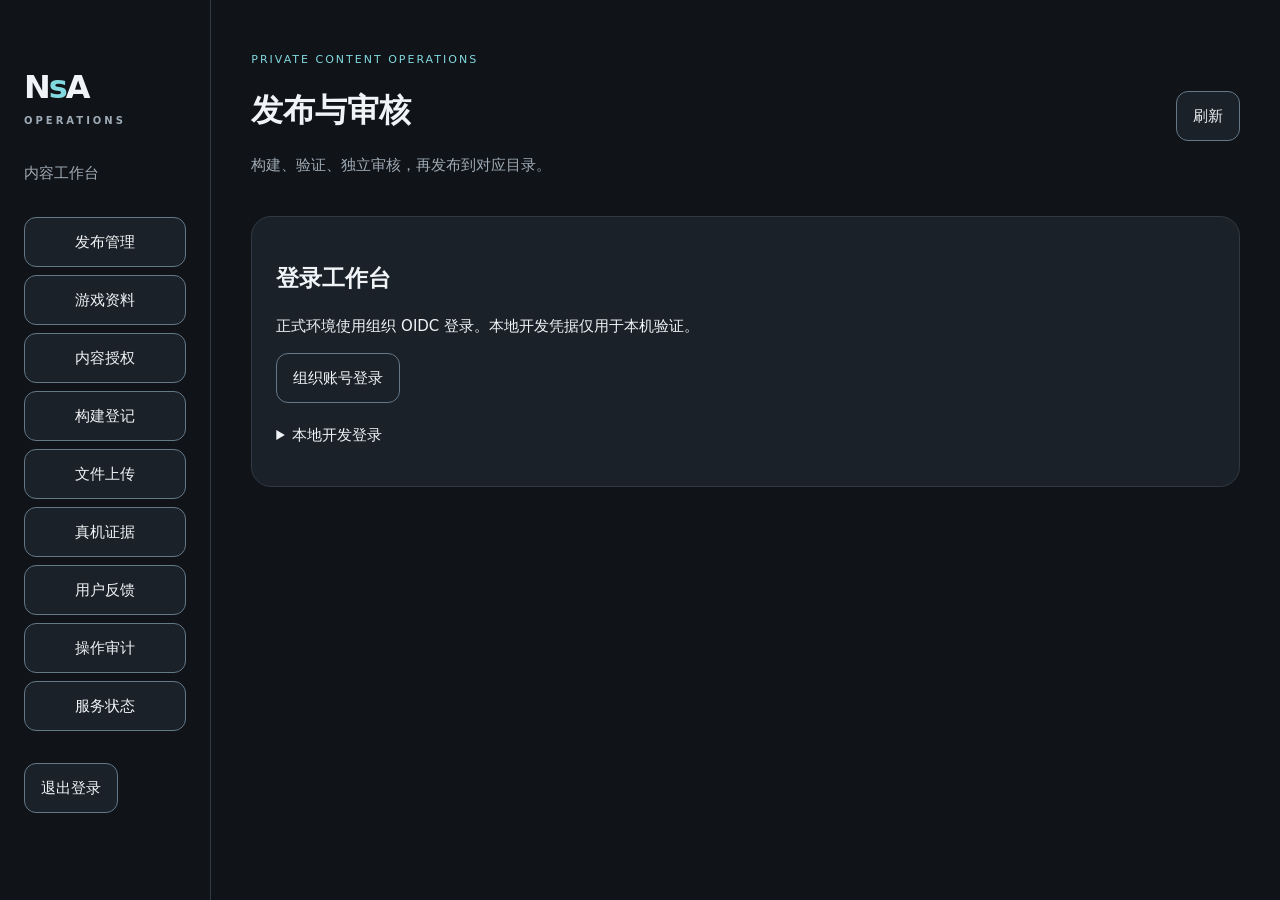
<file: services/admin/index.html>
<!doctype html><html lang="zh-CN"><head><meta charset="utf-8"><meta name="viewport" content="width=device-width,initial-scale=1"><meta name="color-scheme" content="dark"><title>NsA · 内容工作台</title><link rel="stylesheet" href="style.css"><script src="app.js" defer></script></head><body>
<aside><p class="brand">N<span>s</span>A <small>OPERATIONS</small></p><p class="muted">内容工作台</p><nav id="navigation"></nav><button id="logout">退出登录</button></aside>
<main><header><div><p class="eyebrow">PRIVATE CONTENT OPERATIONS</p><h1 id="title">发布与审核</h1><p class="muted">构建、验证、独立审核，再发布到对应目录。</p></div><button id="reload">刷新</button></header>
<section id="login"><h2>登录工作台</h2><p>正式环境使用组织 OIDC 登录。本地开发凭据仅用于本机验证。</p><button id="oidc">组织账号登录</button><details><summary>本地开发登录</summary><label>访问凭据<input id="token" type="password" autocomplete="off"></label><button id="connect">连接</button></details><p id="login-status" role="status"></p></section>
<section id="workspace" hidden><div class="toolbar"><p id="summary"></p><button id="new">新建记录</button></div><div id="items" class="items"></div><div class="pager"><button id="more">下一页</button></div></section>
<section id="editor" hidden><h2 id="editor-title">记录操作</h2><p id="editor-hint"></p><label>请求内容<textarea id="payload" spellcheck="false" rows="18"></textarea></label><div class="toolbar"><button id="submit">提交</button><button id="cancel">取消</button></div></section><pre id="status" role="status"></pre></main></body></html>
</file>
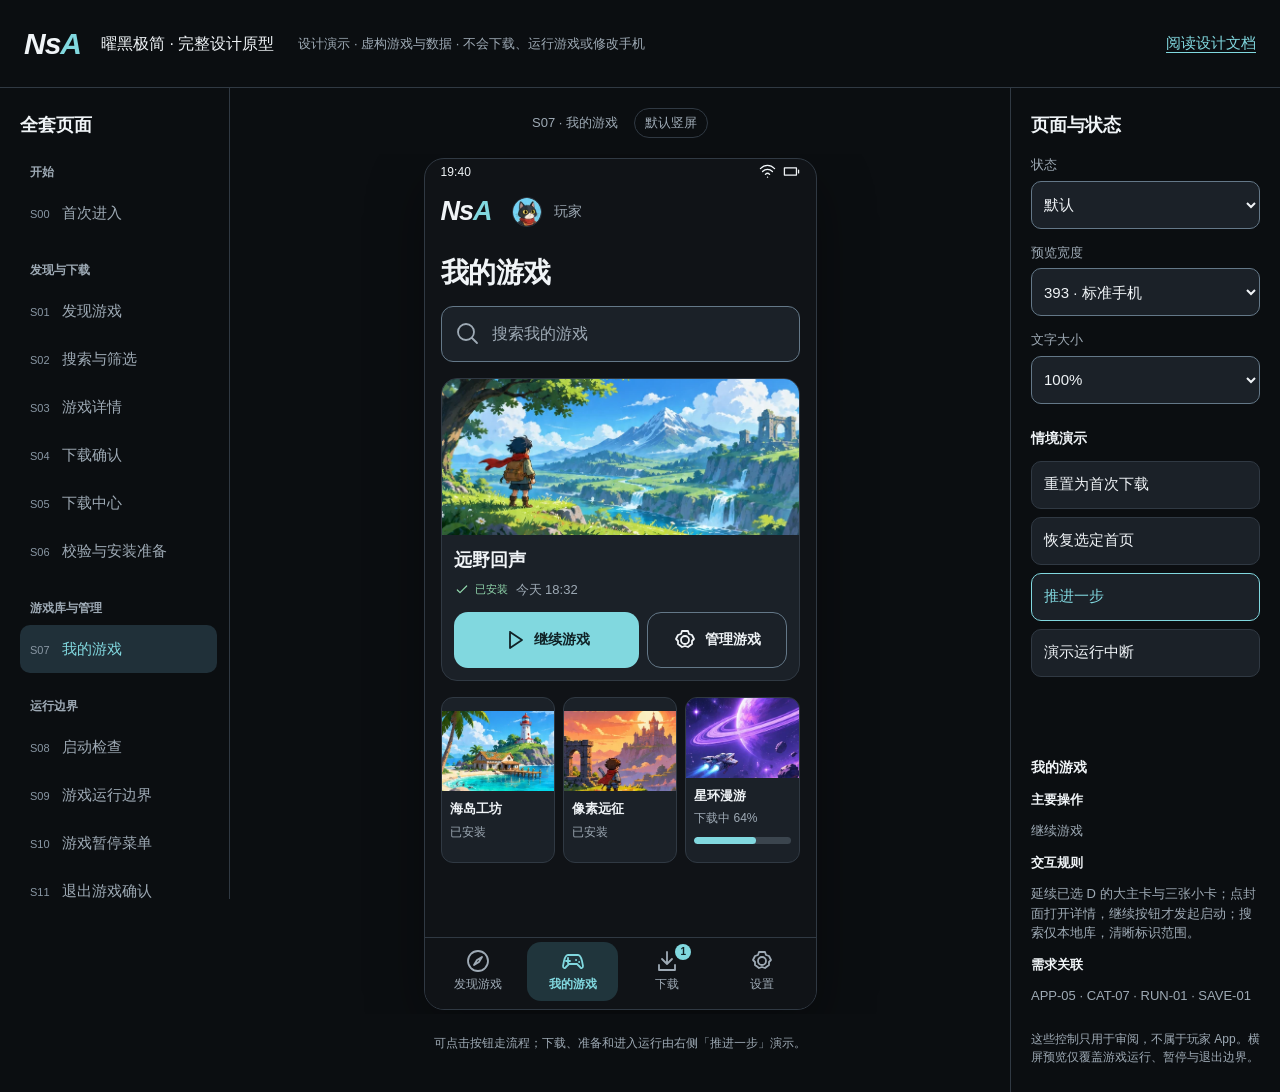
<file: docs/design/obsidian-portrait/prototype/index.html>
<!doctype html>
<html lang="zh-CN">
<head>
  <meta charset="utf-8">
  <meta name="viewport" content="width=device-width, initial-scale=1">
  <meta name="color-scheme" content="dark">
  <title>NsA · 曜黑极简完整设计原型</title>
  <link rel="stylesheet" href="styles.css">
  <script defer src="design-data.js"></script>
  <script defer src="app.js"></script>
</head>
<body>
  <a class="skip-link" href="#device">跳到页面预览</a>
  <header class="review-header">
    <div><span class="wordmark">Ns<span>A</span></span><span class="review-title">曜黑极简 · 完整设计原型</span></div>
    <p>设计演示 · 虚构游戏与数据 · 不会下载、运行游戏或修改手机</p>
    <a href="../README.md">阅读设计文档</a>
  </header>
  <div class="workbench">
    <aside class="catalogue" aria-label="页面目录"><h2>全套页面</h2><nav id="screen-list"></nav></aside>
    <main class="preview-stage" aria-label="设计预览">
      <div class="preview-caption"><span id="current-label"></span><span id="orientation-label"></span></div>
      <div class="device-wrap"><div id="device" class="device" tabindex="-1" aria-label="NsA 页面预览"></div></div>
      <p class="preview-note">可点击按钮走流程；下载、准备和进入运行由右侧「推进一步」演示。</p>
    </main>
    <aside class="inspector" aria-label="设计检查">
      <h2>页面与状态</h2>
      <label for="variant-select">状态</label><select id="variant-select"></select>
      <label for="viewport-select">预览宽度</label><select id="viewport-select"><option value="393">393 · 标准手机</option><option value="360">360 · 小屏手机</option><option value="412">412 · 大屏手机</option><option value="600">600 · 平板窗口</option></select>
      <label for="font-select">文字大小</label><select id="font-select"><option value="1">100%</option><option value="1.3">130%</option><option value="2">200%</option></select>
      <h3>情境演示</h3>
      <button type="button" data-review="first">重置为首次下载</button>
      <button type="button" data-review="reference">恢复选定首页</button>
      <button type="button" data-review="advance" class="review-primary">推进一步</button>
      <button type="button" data-review="crash">演示运行中断</button>
      <div id="review-status" class="review-status" role="status" aria-live="polite"></div>
      <div id="screen-spec"></div>
      <p class="small">这些控制只用于审阅，不属于玩家 App。横屏预览仅覆盖游戏运行、暂停与退出边界。</p>
    </aside>
  </div>
</body>
</html>
</file>
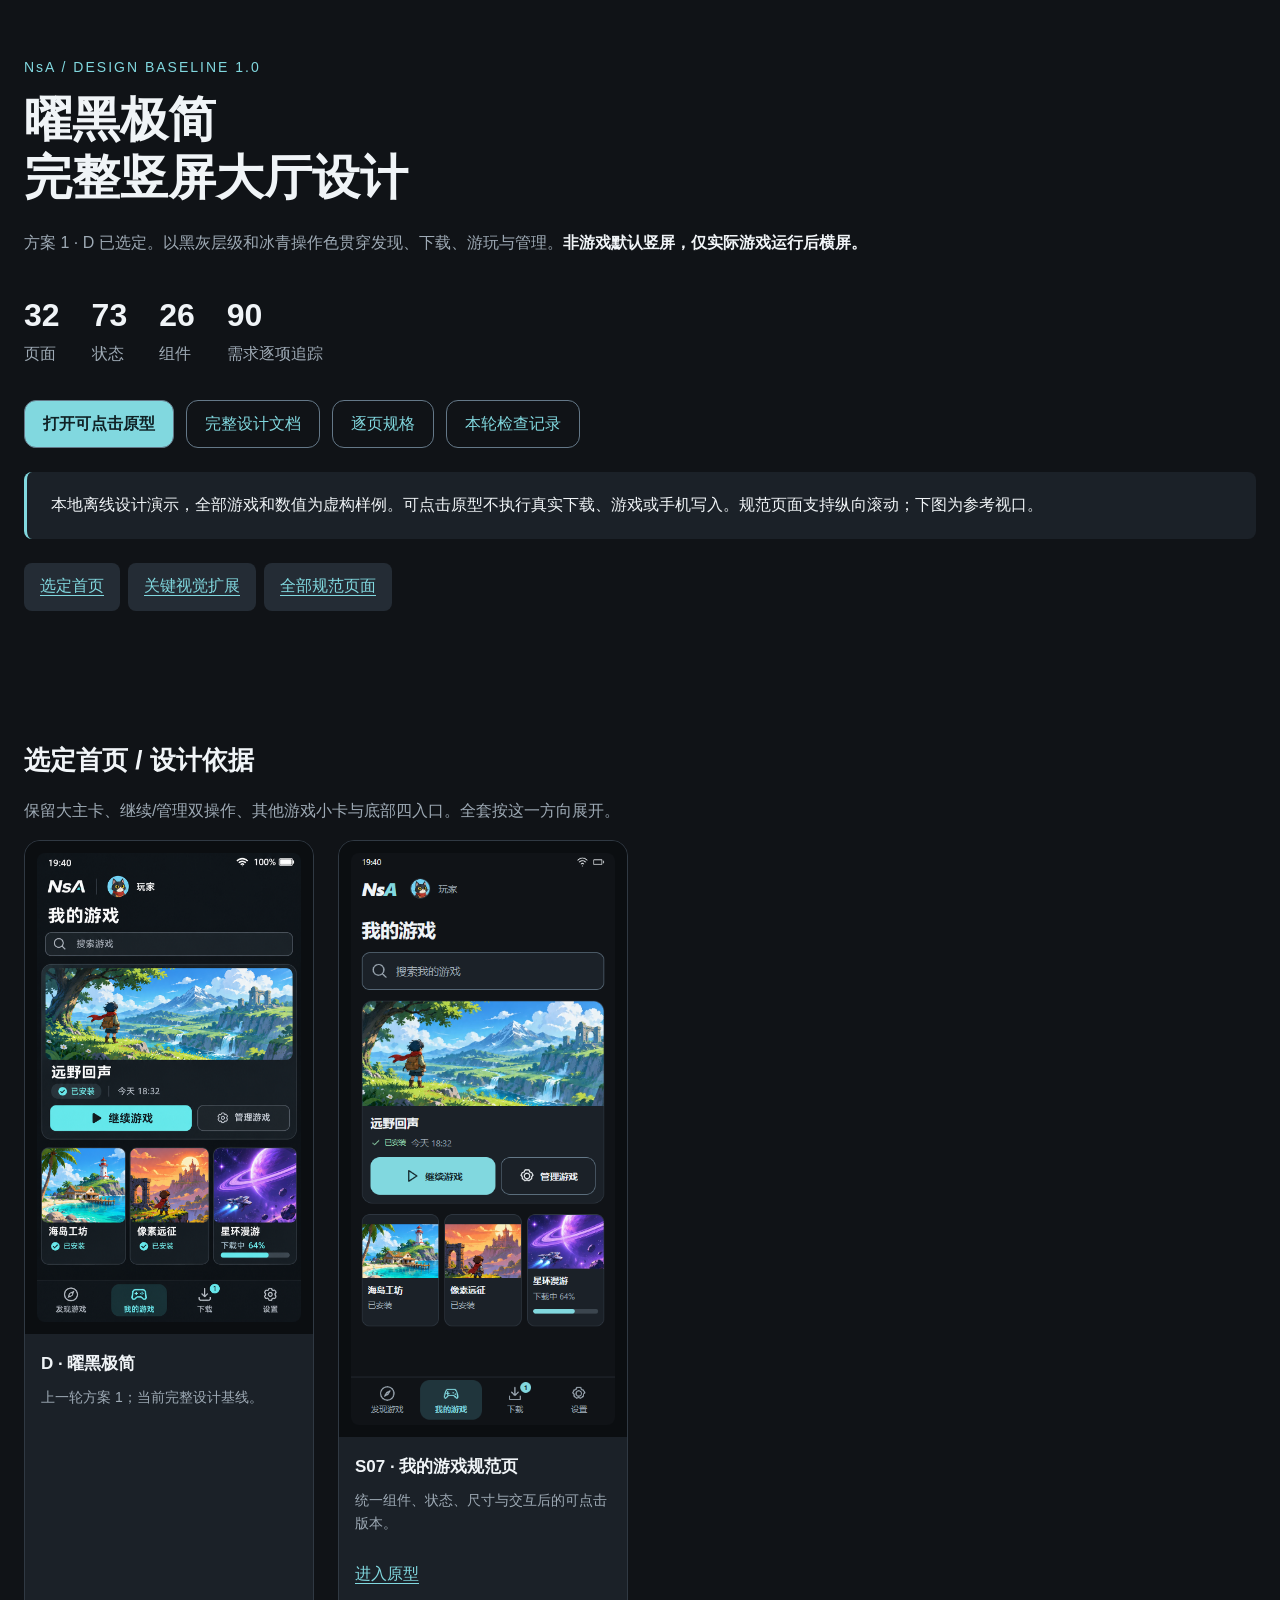
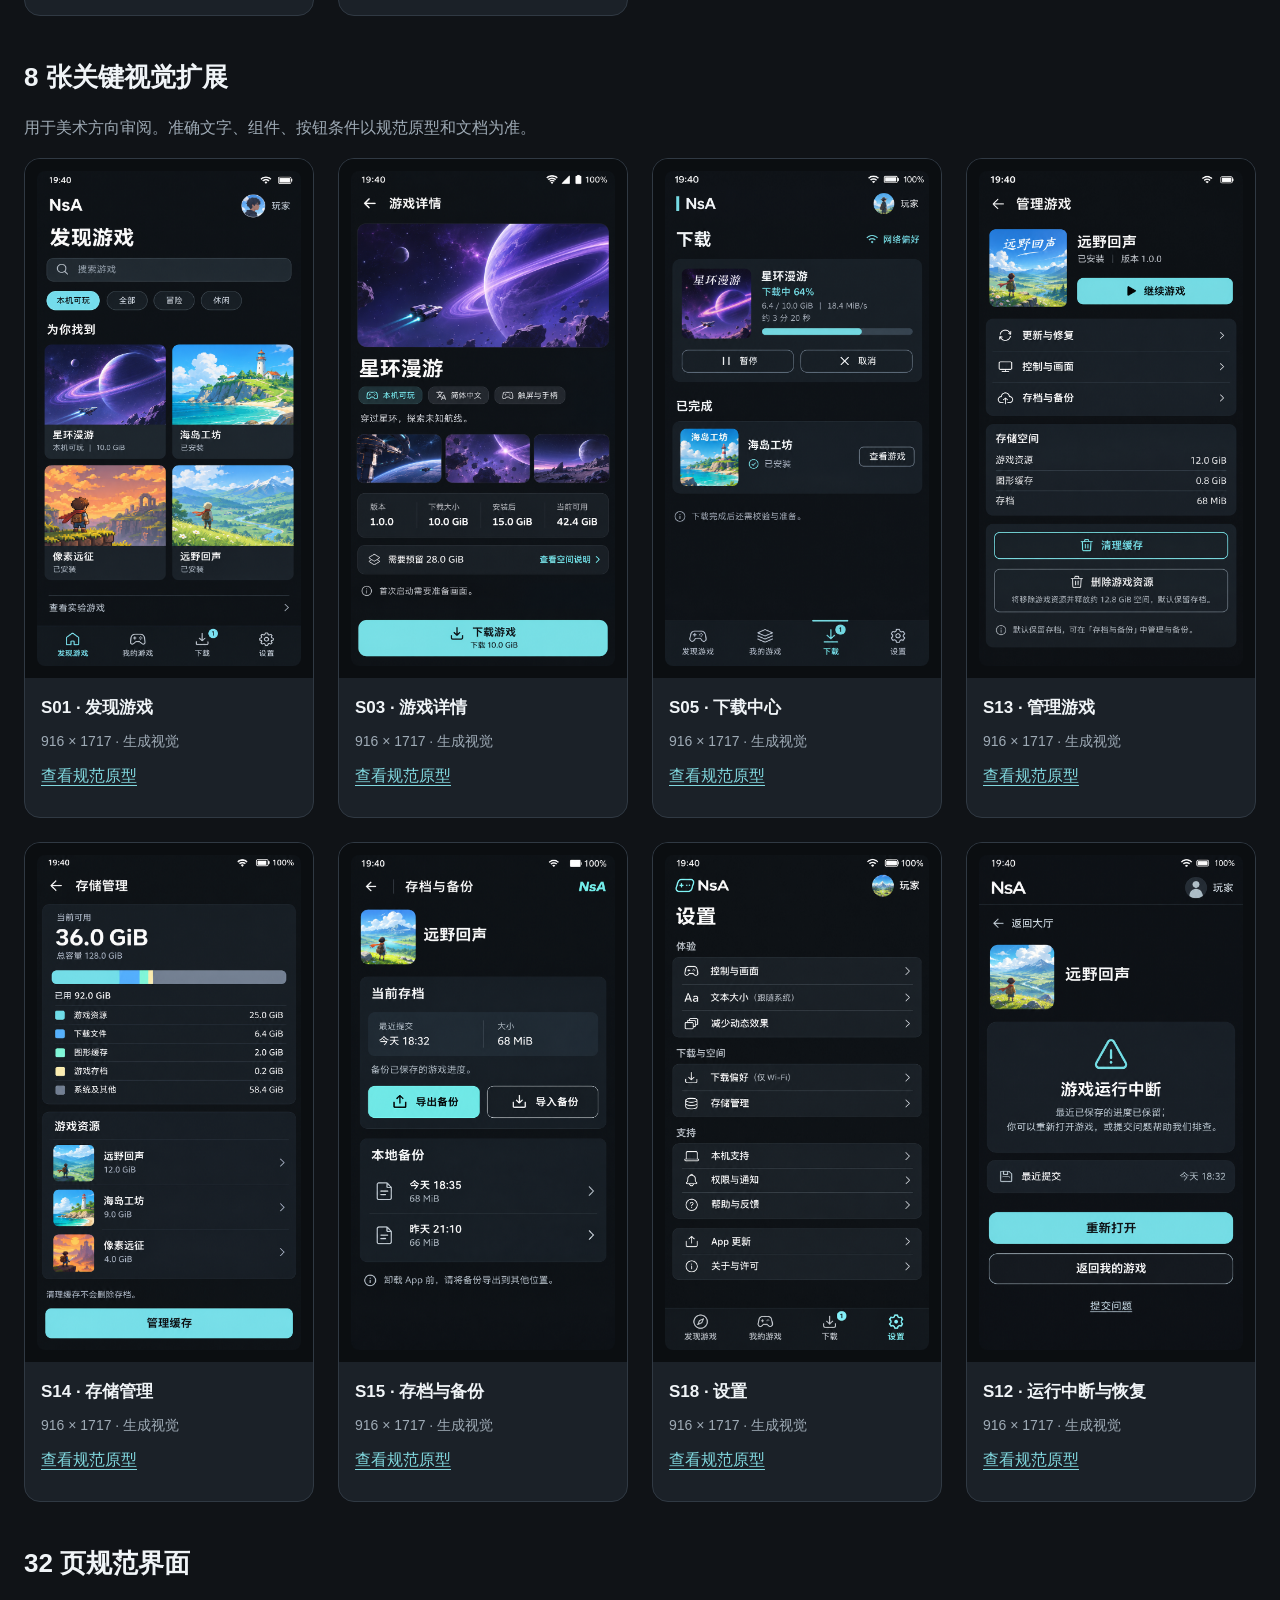
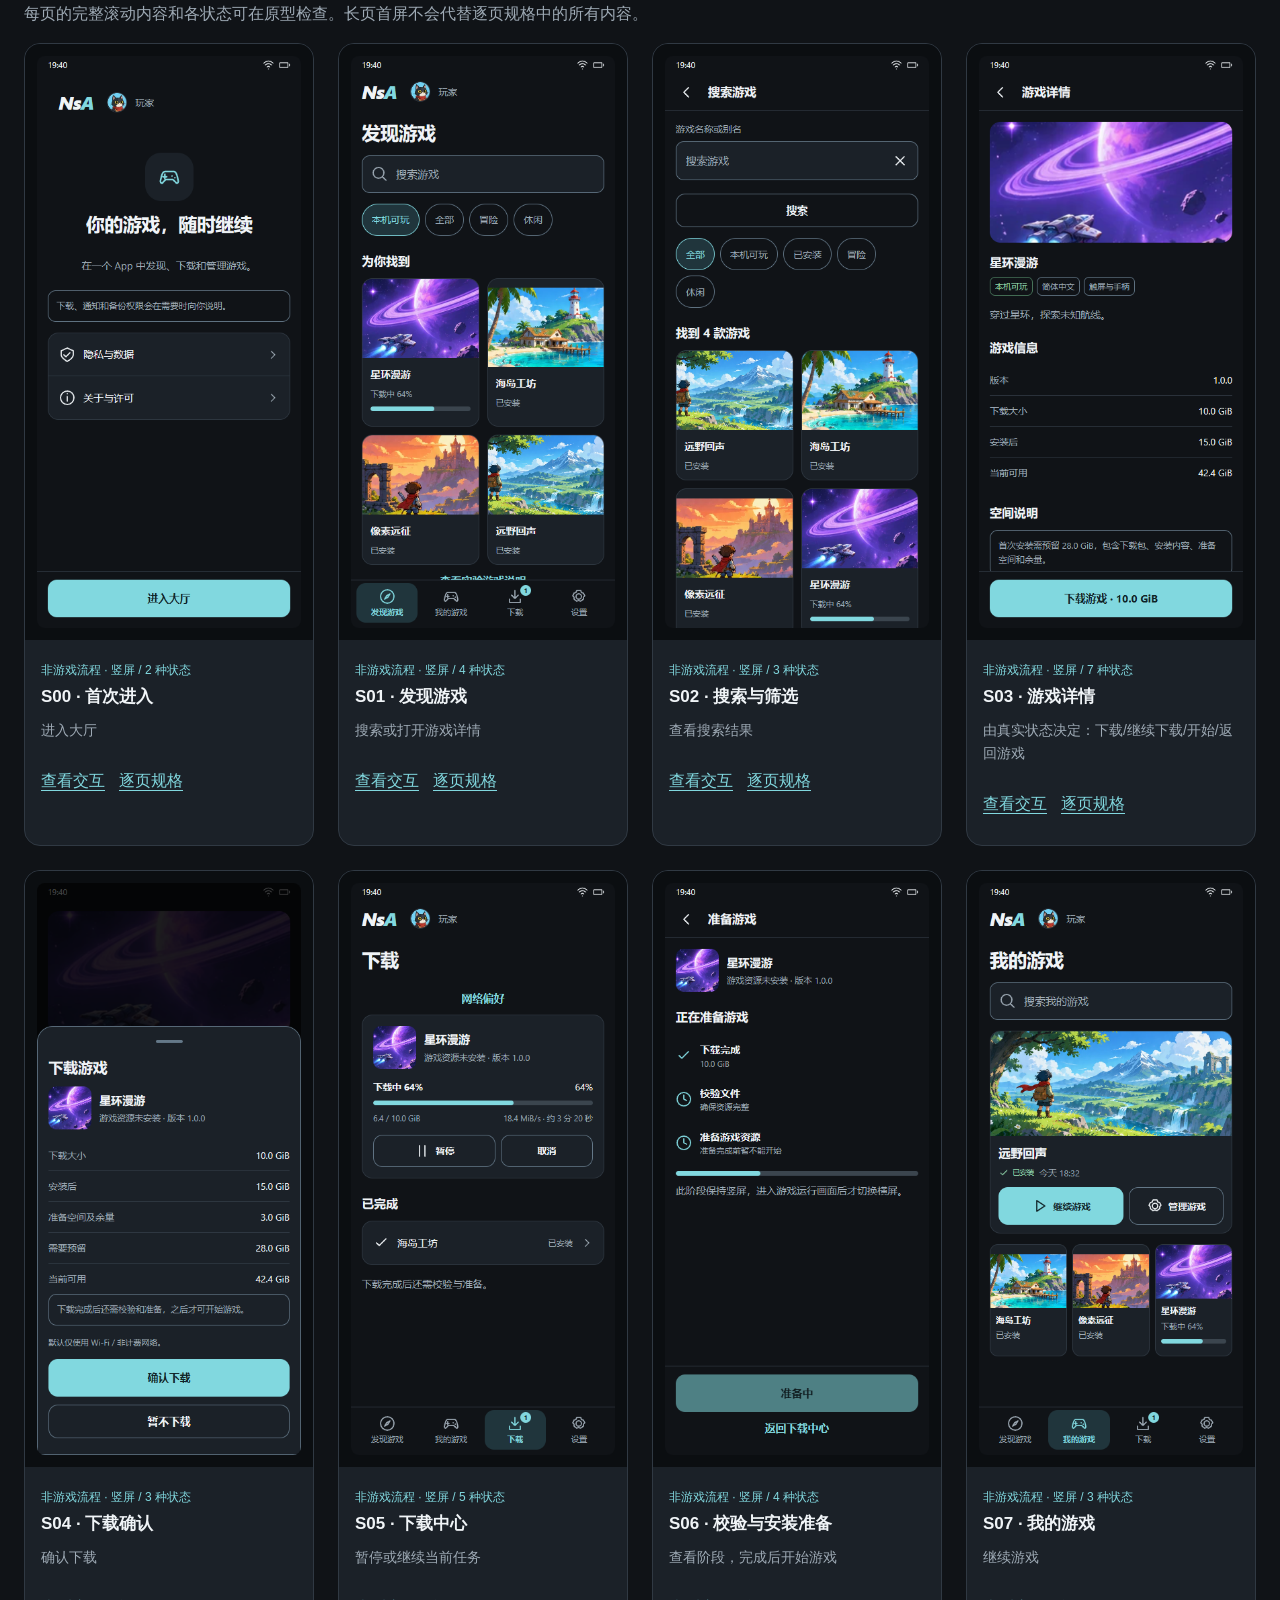
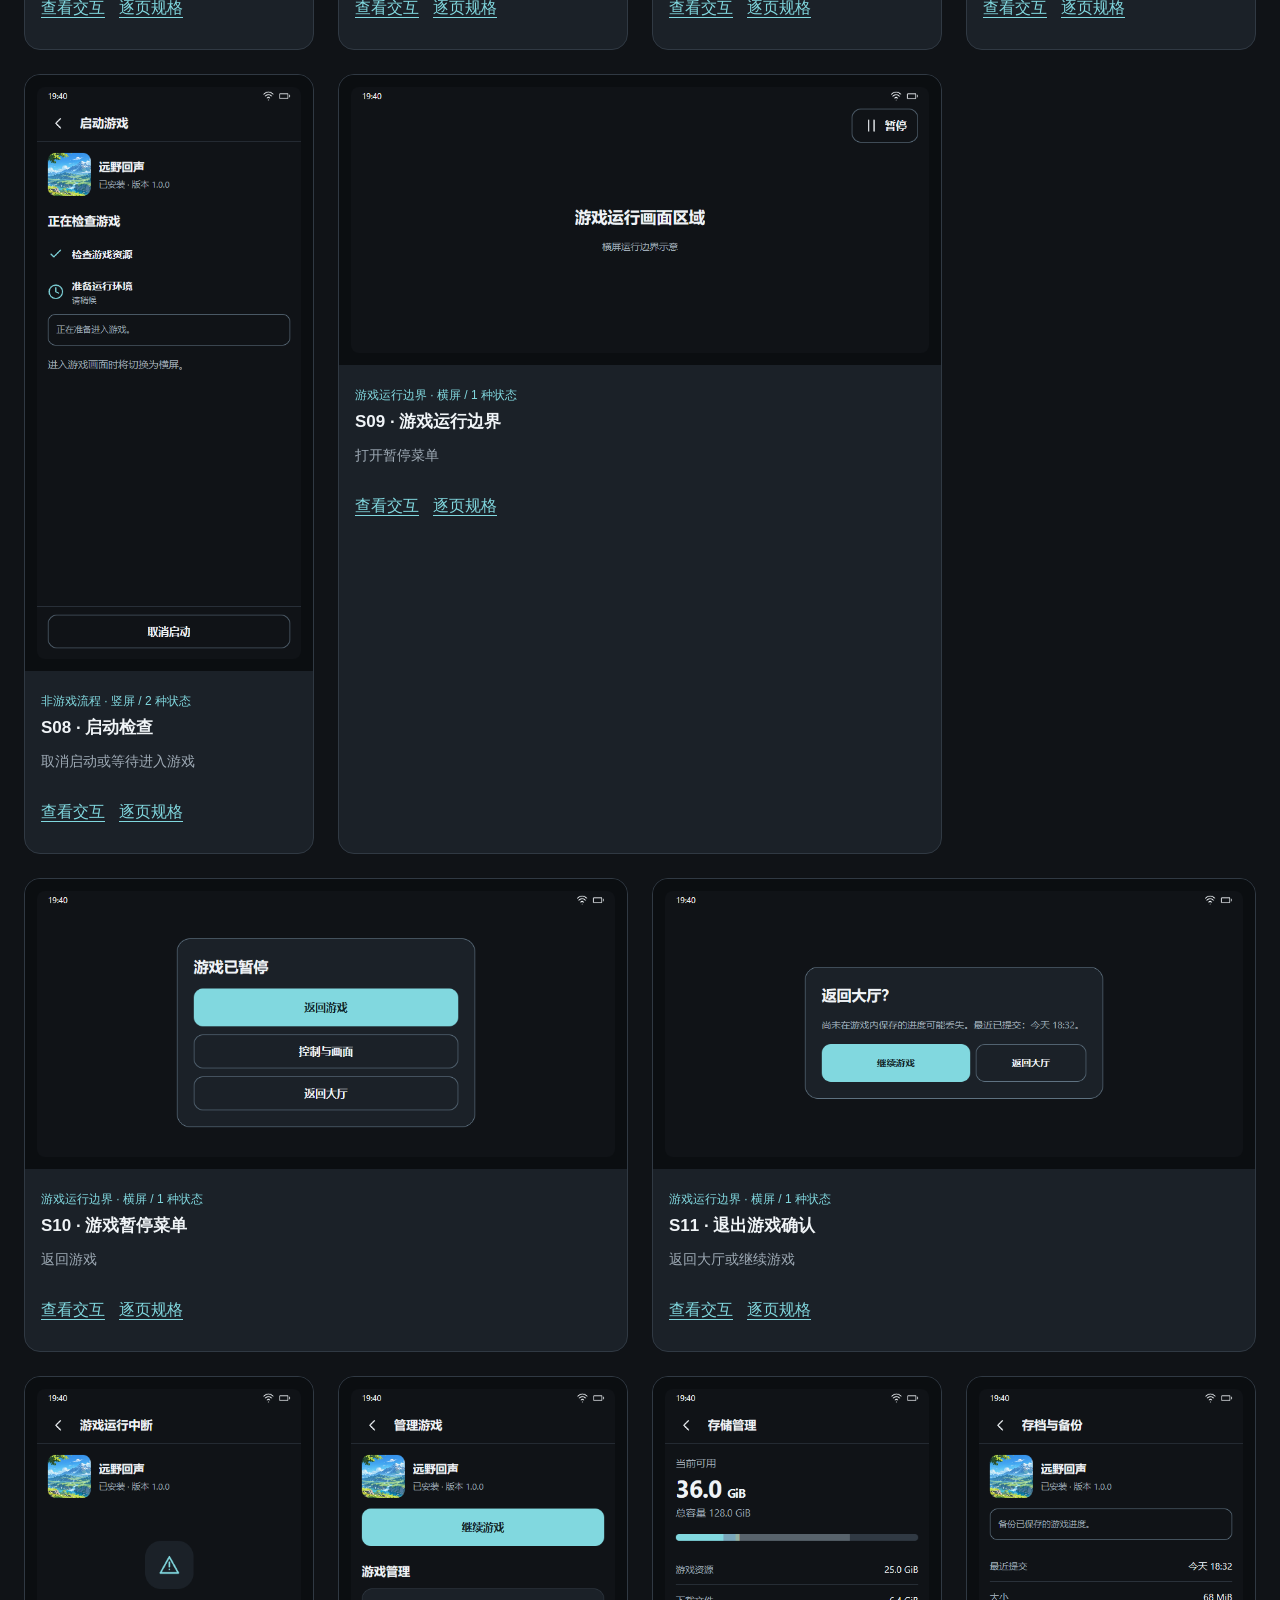
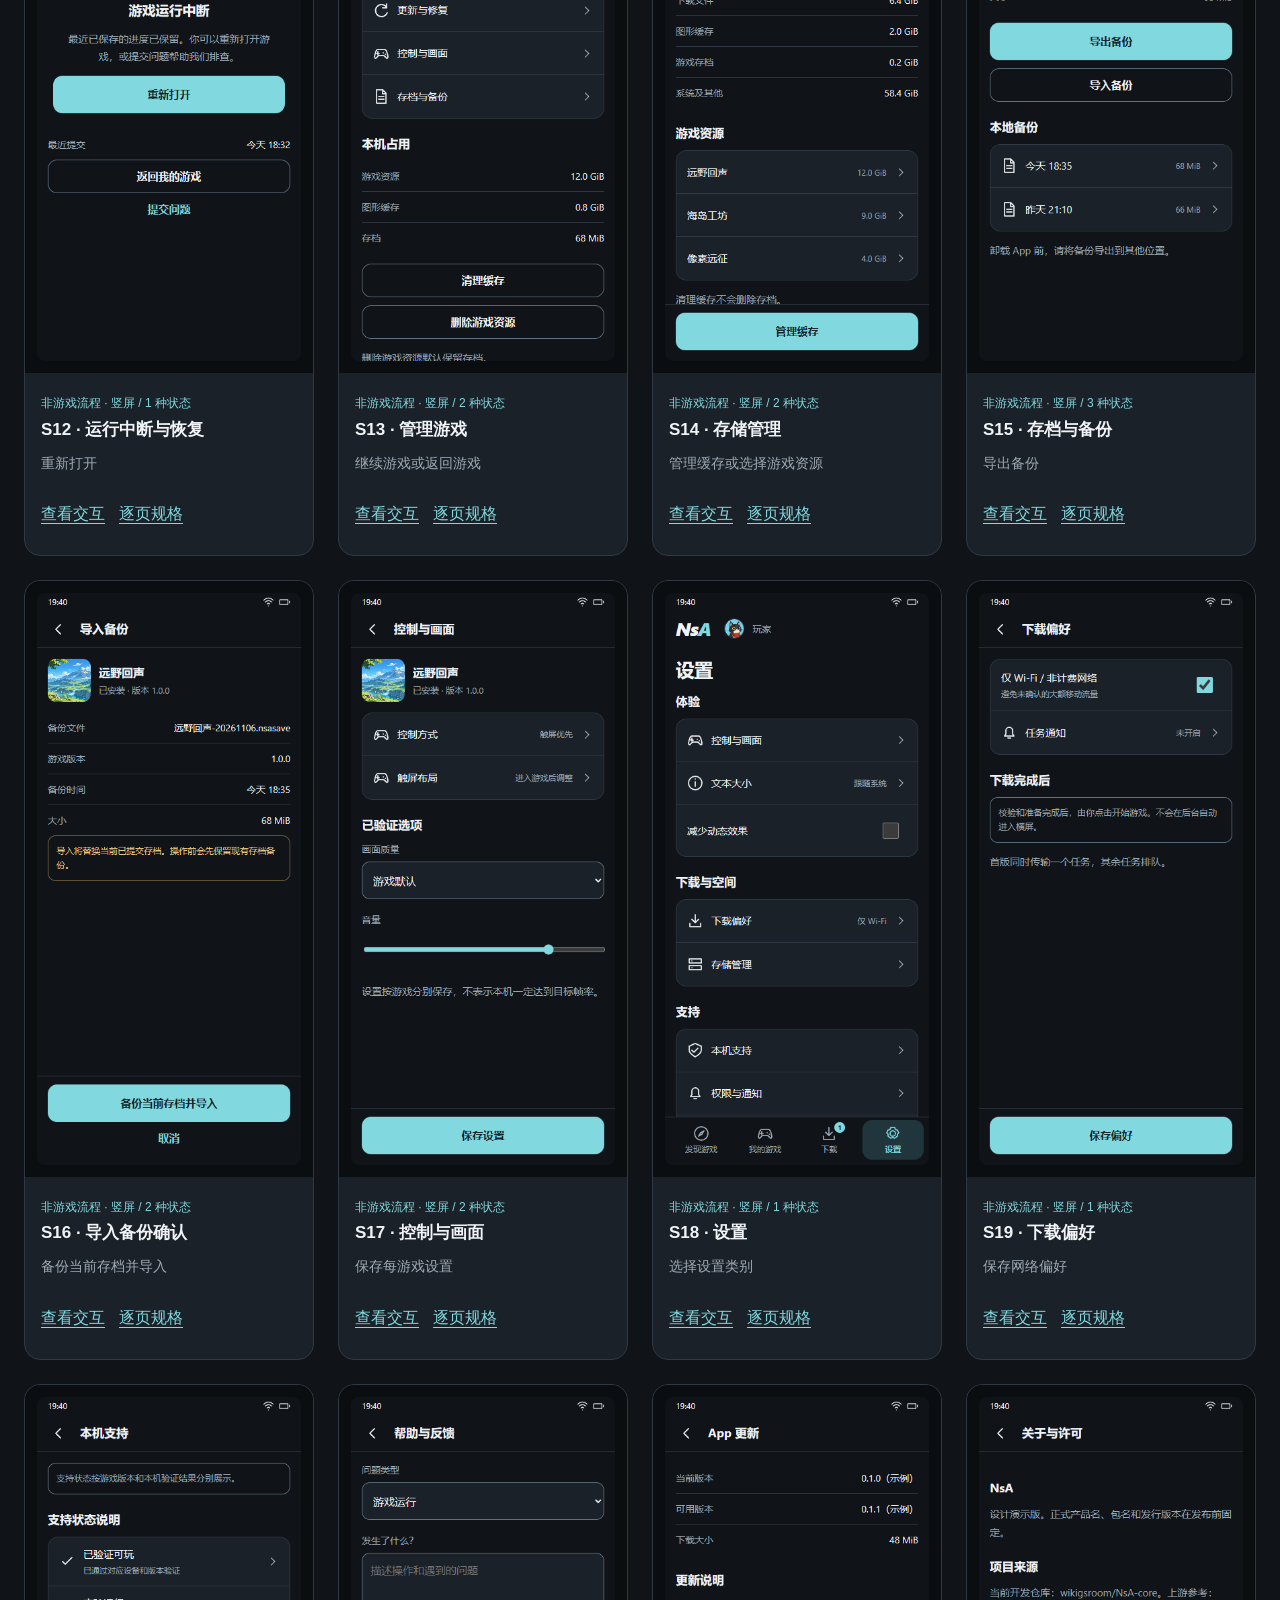
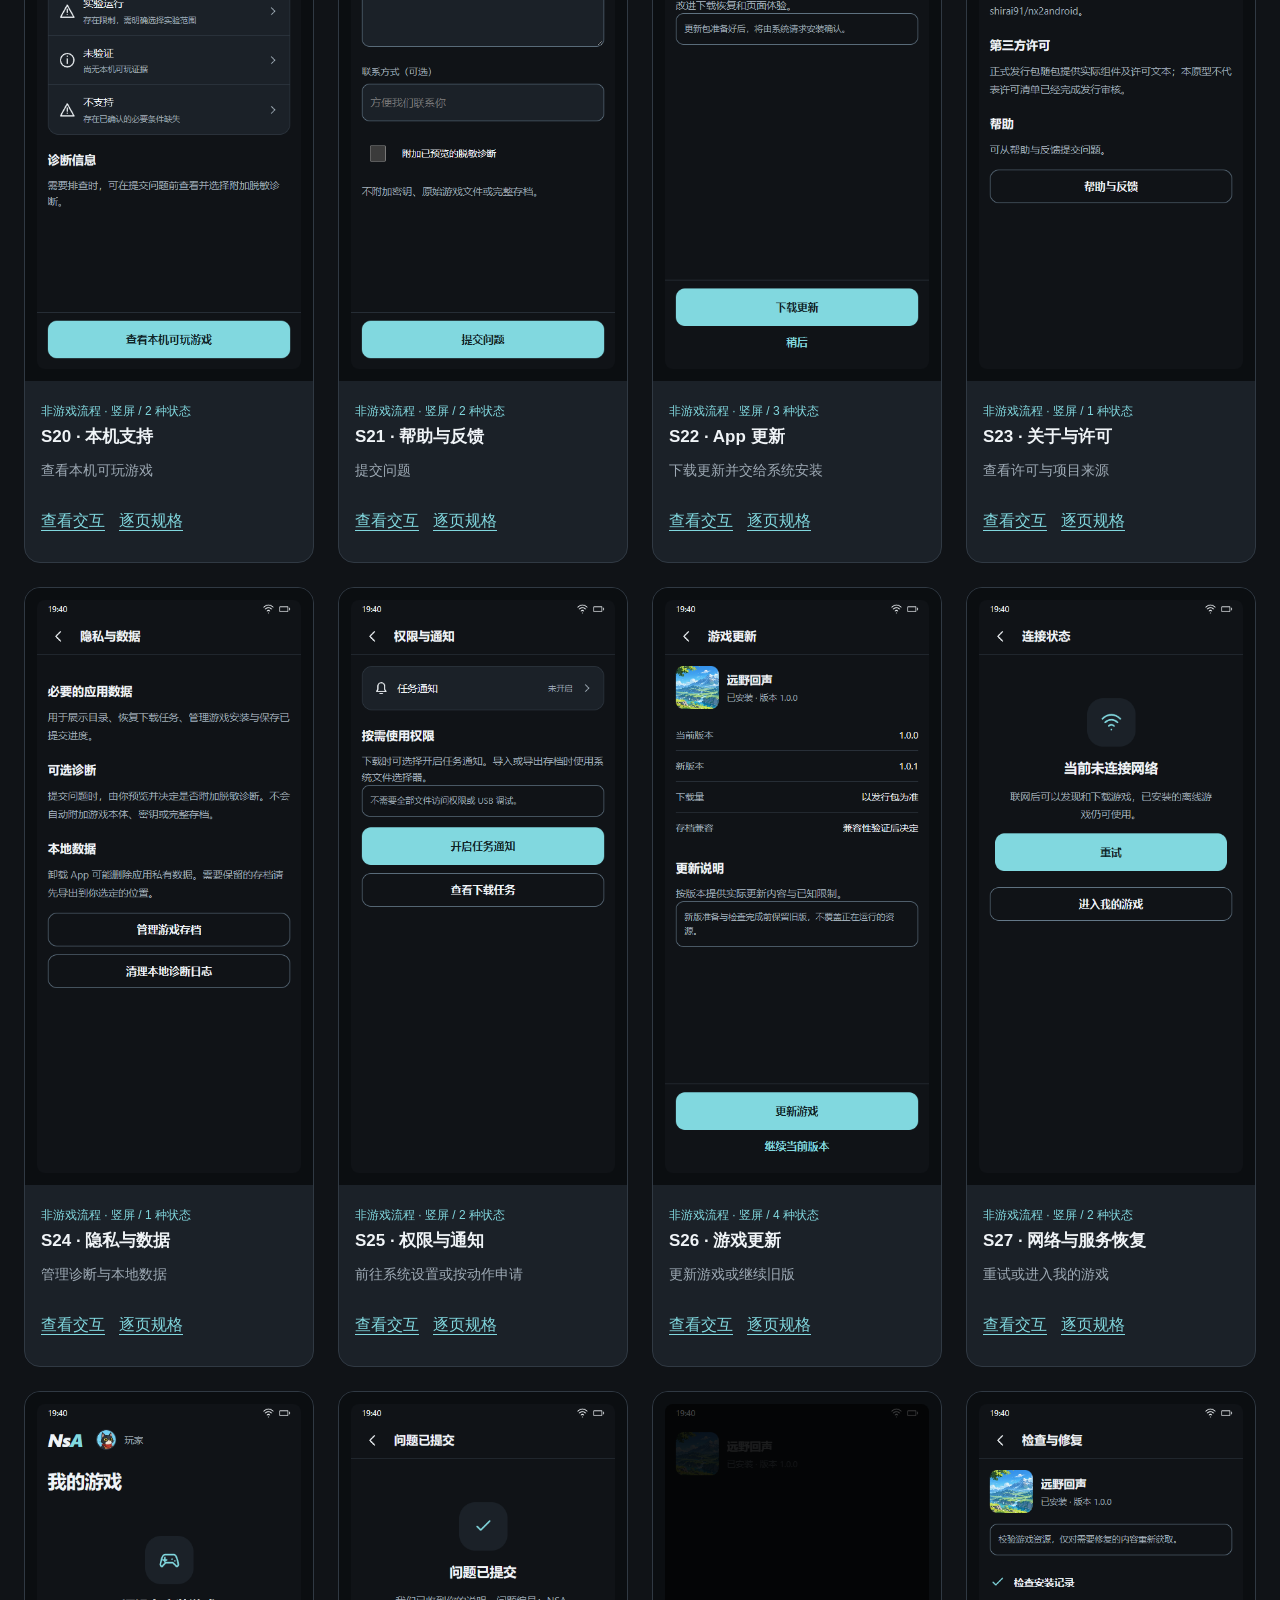
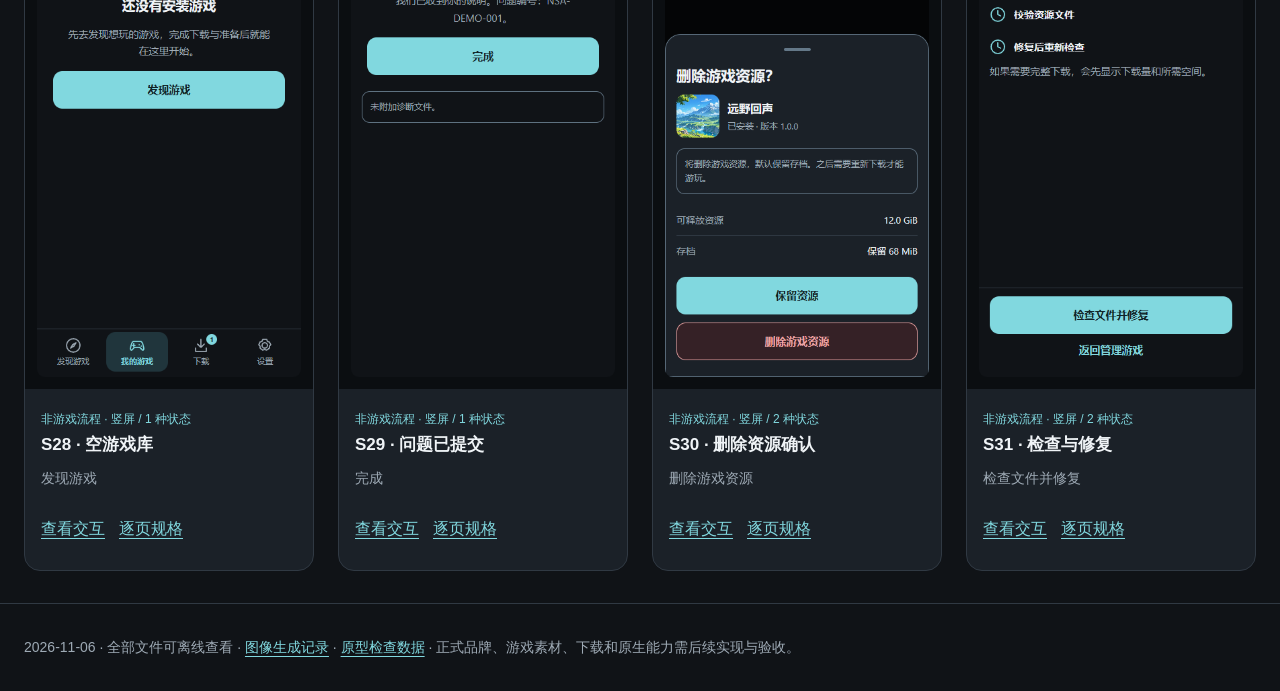
<file: docs/design/obsidian-portrait/gallery.html>
<!doctype html><html lang="zh-CN"><head><meta charset="utf-8"><meta name="viewport" content="width=device-width, initial-scale=1"><meta name="color-scheme" content="dark"><title>NsA · 曜黑极简全套设计图册</title><style>*{box-sizing:border-box}html{scroll-behavior:smooth;color-scheme:dark}body{margin:0;background:#101317;color:#f0f4f7;font:16px/1.65 "Segoe UI","Microsoft YaHei UI",sans-serif}a{color:#81d8df;text-underline-offset:4px}a:focus-visible{outline:3px solid #81d8df;outline-offset:4px}header,main,footer{max-width:1440px;margin:auto;padding:32px 24px}header{padding-top:56px}h1{font-size:clamp(28px,4vw,48px);line-height:1.2;margin:12px 0 24px}h2{margin:40px 0 16px;font-size:26px}p{color:#9eaab5;max-width:900px}strong{color:#f0f4f7}.kicker{color:#81d8df;font-size:14px;letter-spacing:2px}.links{display:flex;flex-wrap:wrap;gap:12px}.links>a{padding:10px 18px;min-height:48px;border:1px solid #647888;border-radius:12px;text-decoration:none}.links>a:first-child{background:#81d8df;color:#102226;font-weight:700}.metrics{display:flex;gap:32px;flex-wrap:wrap;margin:32px 0}.metrics span{color:#9eaab5}.metrics b{font-size:32px;display:block;color:#f0f4f7}.grid{display:grid;grid-template-columns:repeat(auto-fill,minmax(min(100%,260px),1fr));gap:24px}.card{margin:0;background:#1b2128;border:1px solid #303943;border-radius:16px;overflow:hidden}.shot{display:block;background:#0b0e11;padding:12px}.shot img{display:block;width:100%;height:auto;border-radius:8px}.caption{padding:16px}.caption h3{font-size:17px;margin:0 0 8px}.caption p{font-size:14px;margin:0 0 16px}.caption>a{display:inline-block;margin-right:14px;min-height:48px;padding:10px 0}.tag{font-size:12px;color:#81d8df}.landscape{grid-column:span 2}.visuals .caption p{margin:0}.note{background:#1b2128;border-left:3px solid #81d8df;padding:20px 24px;border-radius:8px;margin:24px 0}.toc{display:flex;flex-wrap:wrap;gap:8px;margin:24px 0}.toc a{display:inline-block;background:#242c35;padding:10px 16px;border-radius:8px;min-height:48px}footer{border-top:1px solid #303943;color:#9eaab5;font-size:14px}@media(max-width:700px){header,main,footer{padding:24px 16px}.landscape{grid-column:auto}.metrics{gap:20px}}@media(prefers-reduced-motion:reduce){html{scroll-behavior:auto}}@media print{body{background:white;color:black}.links,.toc{display:none}.grid{grid-template-columns:repeat(3,1fr)}.card{break-inside:avoid}.caption p, p{color:#333}}</style></head><body>
<header><div class="kicker">NsA / DESIGN BASELINE 1.0</div><h1>曜黑极简<br>完整竖屏大厅设计</h1><p>方案 1 · D 已选定。以黑灰层级和冰青操作色贯穿发现、下载、游玩与管理。<strong>非游戏默认竖屏，仅实际游戏运行后横屏。</strong></p><div class="metrics"><span><b>32</b>页面</span><span><b>73</b>状态</span><span><b>26</b>组件</span><span><b>90</b>需求逐项追踪</span></div><div class="links"><a href="prototype/index.html">打开可点击原型</a><a href="README.md">完整设计文档</a><a href="03-screen-specs.md">逐页规格</a><a href="10-review-report.md">本轮检查记录</a></div><div class="note">本地离线设计演示，全部游戏和数值为虚构样例。可点击原型不执行真实下载、游戏或手机写入。规范页面支持纵向滚动；下图为参考视口。</div><nav class="toc" aria-label="图册目录"><a href="#selected">选定首页</a><a href="#visuals">关键视觉扩展</a><a href="#screens">全部规范页面</a></nav></header><main>
<section id="selected"><h2>选定首页 / 设计依据</h2><p>保留大主卡、继续/管理双操作、其他游戏小卡与底部四入口。全套按这一方向展开。</p><div class="grid"><figure class="card"><a class="shot" href="../hall-options/single-home-round-2/images/D-obsidian-portrait.png"><img loading="lazy" src="../hall-options/single-home-round-2/images/D-obsidian-portrait.png" alt="用户选定的 D 曜黑极简原始竖屏首页"></a><figcaption class="caption"><h3>D · 曜黑极简</h3><p>上一轮方案 1；当前完整设计基线。</p></figcaption></figure><figure class="card"><a class="shot" href="prototype/index.html?screen=S07"><img loading="lazy" src="screens/S07-library.png" alt="S07 我的游戏规范页面"></a><figcaption class="caption"><h3>S07 · 我的游戏规范页</h3><p>统一组件、状态、尺寸与交互后的可点击版本。</p><a href="prototype/index.html?screen=S07">进入原型</a></figcaption></figure></div></section>
<section id="visuals" class="visuals"><h2>8 张关键视觉扩展</h2><p>用于美术方向审阅。准确文字、组件、按钮条件以规范原型和文档为准。</p><div class="grid">
<figure class="card"><a class="shot" href="visuals/S01-discover.png"><img loading="lazy" src="visuals/S01-discover.png" alt="发现游戏关键视觉单图"></a><figcaption class="caption"><h3>S01 · 发现游戏</h3><p>916 × 1717 · 生成视觉</p><a href="prototype/index.html?screen=S01">查看规范原型</a></figcaption></figure>
<figure class="card"><a class="shot" href="visuals/S03-detail.png"><img loading="lazy" src="visuals/S03-detail.png" alt="游戏详情关键视觉单图"></a><figcaption class="caption"><h3>S03 · 游戏详情</h3><p>916 × 1717 · 生成视觉</p><a href="prototype/index.html?screen=S03">查看规范原型</a></figcaption></figure>
<figure class="card"><a class="shot" href="visuals/S05-downloads.png"><img loading="lazy" src="visuals/S05-downloads.png" alt="下载中心关键视觉单图"></a><figcaption class="caption"><h3>S05 · 下载中心</h3><p>916 × 1717 · 生成视觉</p><a href="prototype/index.html?screen=S05">查看规范原型</a></figcaption></figure>
<figure class="card"><a class="shot" href="visuals/S13-manage.png"><img loading="lazy" src="visuals/S13-manage.png" alt="管理游戏关键视觉单图"></a><figcaption class="caption"><h3>S13 · 管理游戏</h3><p>916 × 1717 · 生成视觉</p><a href="prototype/index.html?screen=S13">查看规范原型</a></figcaption></figure>
<figure class="card"><a class="shot" href="visuals/S14-storage.png"><img loading="lazy" src="visuals/S14-storage.png" alt="存储管理关键视觉单图"></a><figcaption class="caption"><h3>S14 · 存储管理</h3><p>916 × 1717 · 生成视觉</p><a href="prototype/index.html?screen=S14">查看规范原型</a></figcaption></figure>
<figure class="card"><a class="shot" href="visuals/S15-saves.png"><img loading="lazy" src="visuals/S15-saves.png" alt="存档与备份关键视觉单图"></a><figcaption class="caption"><h3>S15 · 存档与备份</h3><p>916 × 1717 · 生成视觉</p><a href="prototype/index.html?screen=S15">查看规范原型</a></figcaption></figure>
<figure class="card"><a class="shot" href="visuals/S18-settings.png"><img loading="lazy" src="visuals/S18-settings.png" alt="设置关键视觉单图"></a><figcaption class="caption"><h3>S18 · 设置</h3><p>916 × 1717 · 生成视觉</p><a href="prototype/index.html?screen=S18">查看规范原型</a></figcaption></figure>
<figure class="card"><a class="shot" href="visuals/S12-run-error.png"><img loading="lazy" src="visuals/S12-run-error.png" alt="运行中断与恢复关键视觉单图"></a><figcaption class="caption"><h3>S12 · 运行中断与恢复</h3><p>916 × 1717 · 生成视觉</p><a href="prototype/index.html?screen=S12">查看规范原型</a></figcaption></figure>
</div></section><section id="screens"><h2>32 页规范界面</h2><p>每页的完整滚动内容和各状态可在原型检查。长页首屏不会代替逐页规格中的所有内容。</p><div class="grid">
<figure class="card"><a class="shot" href="screens/S00-welcome.png"><img loading="lazy" src="screens/S00-welcome.png" alt="S00 首次进入规范页面"></a><figcaption class="caption"><span class="tag">非游戏流程 · 竖屏 / 2 种状态</span><h3>S00 · 首次进入</h3><p>进入大厅</p><a href="prototype/index.html?screen=S00&amp;state=default">查看交互</a><a href="03-screen-specs.md#s00">逐页规格</a></figcaption></figure>
<figure class="card"><a class="shot" href="screens/S01-discover.png"><img loading="lazy" src="screens/S01-discover.png" alt="S01 发现游戏规范页面"></a><figcaption class="caption"><span class="tag">非游戏流程 · 竖屏 / 4 种状态</span><h3>S01 · 发现游戏</h3><p>搜索或打开游戏详情</p><a href="prototype/index.html?screen=S01&amp;state=default">查看交互</a><a href="03-screen-specs.md#s01">逐页规格</a></figcaption></figure>
<figure class="card"><a class="shot" href="screens/S02-search.png"><img loading="lazy" src="screens/S02-search.png" alt="S02 搜索与筛选规范页面"></a><figcaption class="caption"><span class="tag">非游戏流程 · 竖屏 / 3 种状态</span><h3>S02 · 搜索与筛选</h3><p>查看搜索结果</p><a href="prototype/index.html?screen=S02&amp;state=default">查看交互</a><a href="03-screen-specs.md#s02">逐页规格</a></figcaption></figure>
<figure class="card"><a class="shot" href="screens/S03-detail.png"><img loading="lazy" src="screens/S03-detail.png" alt="S03 游戏详情规范页面"></a><figcaption class="caption"><span class="tag">非游戏流程 · 竖屏 / 7 种状态</span><h3>S03 · 游戏详情</h3><p>由真实状态决定：下载/继续下载/开始/返回游戏</p><a href="prototype/index.html?screen=S03&amp;state=default">查看交互</a><a href="03-screen-specs.md#s03">逐页规格</a></figcaption></figure>
<figure class="card"><a class="shot" href="screens/S04-download-confirm.png"><img loading="lazy" src="screens/S04-download-confirm.png" alt="S04 下载确认规范页面"></a><figcaption class="caption"><span class="tag">非游戏流程 · 竖屏 / 3 种状态</span><h3>S04 · 下载确认</h3><p>确认下载</p><a href="prototype/index.html?screen=S04&amp;state=default">查看交互</a><a href="03-screen-specs.md#s04">逐页规格</a></figcaption></figure>
<figure class="card"><a class="shot" href="screens/S05-downloads.png"><img loading="lazy" src="screens/S05-downloads.png" alt="S05 下载中心规范页面"></a><figcaption class="caption"><span class="tag">非游戏流程 · 竖屏 / 5 种状态</span><h3>S05 · 下载中心</h3><p>暂停或继续当前任务</p><a href="prototype/index.html?screen=S05&amp;state=default">查看交互</a><a href="03-screen-specs.md#s05">逐页规格</a></figcaption></figure>
<figure class="card"><a class="shot" href="screens/S06-install.png"><img loading="lazy" src="screens/S06-install.png" alt="S06 校验与安装准备规范页面"></a><figcaption class="caption"><span class="tag">非游戏流程 · 竖屏 / 4 种状态</span><h3>S06 · 校验与安装准备</h3><p>查看阶段，完成后开始游戏</p><a href="prototype/index.html?screen=S06&amp;state=verifying">查看交互</a><a href="03-screen-specs.md#s06">逐页规格</a></figcaption></figure>
<figure class="card"><a class="shot" href="screens/S07-library.png"><img loading="lazy" src="screens/S07-library.png" alt="S07 我的游戏规范页面"></a><figcaption class="caption"><span class="tag">非游戏流程 · 竖屏 / 3 种状态</span><h3>S07 · 我的游戏</h3><p>继续游戏</p><a href="prototype/index.html?screen=S07&amp;state=default">查看交互</a><a href="03-screen-specs.md#s07">逐页规格</a></figcaption></figure>
<figure class="card"><a class="shot" href="screens/S08-launch.png"><img loading="lazy" src="screens/S08-launch.png" alt="S08 启动检查规范页面"></a><figcaption class="caption"><span class="tag">非游戏流程 · 竖屏 / 2 种状态</span><h3>S08 · 启动检查</h3><p>取消启动或等待进入游戏</p><a href="prototype/index.html?screen=S08&amp;state=default">查看交互</a><a href="03-screen-specs.md#s08">逐页规格</a></figcaption></figure>
<figure class="card landscape"><a class="shot" href="screens/S09-running.png"><img loading="lazy" src="screens/S09-running.png" alt="S09 游戏运行边界规范页面"></a><figcaption class="caption"><span class="tag">游戏运行边界 · 横屏 / 1 种状态</span><h3>S09 · 游戏运行边界</h3><p>打开暂停菜单</p><a href="prototype/index.html?screen=S09&amp;state=default">查看交互</a><a href="03-screen-specs.md#s09">逐页规格</a></figcaption></figure>
<figure class="card landscape"><a class="shot" href="screens/S10-pause.png"><img loading="lazy" src="screens/S10-pause.png" alt="S10 游戏暂停菜单规范页面"></a><figcaption class="caption"><span class="tag">游戏运行边界 · 横屏 / 1 种状态</span><h3>S10 · 游戏暂停菜单</h3><p>返回游戏</p><a href="prototype/index.html?screen=S10&amp;state=default">查看交互</a><a href="03-screen-specs.md#s10">逐页规格</a></figcaption></figure>
<figure class="card landscape"><a class="shot" href="screens/S11-exit.png"><img loading="lazy" src="screens/S11-exit.png" alt="S11 退出游戏确认规范页面"></a><figcaption class="caption"><span class="tag">游戏运行边界 · 横屏 / 1 种状态</span><h3>S11 · 退出游戏确认</h3><p>返回大厅或继续游戏</p><a href="prototype/index.html?screen=S11&amp;state=default">查看交互</a><a href="03-screen-specs.md#s11">逐页规格</a></figcaption></figure>
<figure class="card"><a class="shot" href="screens/S12-runtime-error.png"><img loading="lazy" src="screens/S12-runtime-error.png" alt="S12 运行中断与恢复规范页面"></a><figcaption class="caption"><span class="tag">非游戏流程 · 竖屏 / 1 种状态</span><h3>S12 · 运行中断与恢复</h3><p>重新打开</p><a href="prototype/index.html?screen=S12&amp;state=default">查看交互</a><a href="03-screen-specs.md#s12">逐页规格</a></figcaption></figure>
<figure class="card"><a class="shot" href="screens/S13-manage.png"><img loading="lazy" src="screens/S13-manage.png" alt="S13 管理游戏规范页面"></a><figcaption class="caption"><span class="tag">非游戏流程 · 竖屏 / 2 种状态</span><h3>S13 · 管理游戏</h3><p>继续游戏或返回游戏</p><a href="prototype/index.html?screen=S13&amp;state=default">查看交互</a><a href="03-screen-specs.md#s13">逐页规格</a></figcaption></figure>
<figure class="card"><a class="shot" href="screens/S14-storage.png"><img loading="lazy" src="screens/S14-storage.png" alt="S14 存储管理规范页面"></a><figcaption class="caption"><span class="tag">非游戏流程 · 竖屏 / 2 种状态</span><h3>S14 · 存储管理</h3><p>管理缓存或选择游戏资源</p><a href="prototype/index.html?screen=S14&amp;state=default">查看交互</a><a href="03-screen-specs.md#s14">逐页规格</a></figcaption></figure>
<figure class="card"><a class="shot" href="screens/S15-saves.png"><img loading="lazy" src="screens/S15-saves.png" alt="S15 存档与备份规范页面"></a><figcaption class="caption"><span class="tag">非游戏流程 · 竖屏 / 3 种状态</span><h3>S15 · 存档与备份</h3><p>导出备份</p><a href="prototype/index.html?screen=S15&amp;state=default">查看交互</a><a href="03-screen-specs.md#s15">逐页规格</a></figcaption></figure>
<figure class="card"><a class="shot" href="screens/S16-save-import.png"><img loading="lazy" src="screens/S16-save-import.png" alt="S16 导入备份确认规范页面"></a><figcaption class="caption"><span class="tag">非游戏流程 · 竖屏 / 2 种状态</span><h3>S16 · 导入备份确认</h3><p>备份当前存档并导入</p><a href="prototype/index.html?screen=S16&amp;state=default">查看交互</a><a href="03-screen-specs.md#s16">逐页规格</a></figcaption></figure>
<figure class="card"><a class="shot" href="screens/S17-game-settings.png"><img loading="lazy" src="screens/S17-game-settings.png" alt="S17 控制与画面规范页面"></a><figcaption class="caption"><span class="tag">非游戏流程 · 竖屏 / 2 种状态</span><h3>S17 · 控制与画面</h3><p>保存每游戏设置</p><a href="prototype/index.html?screen=S17&amp;state=default">查看交互</a><a href="03-screen-specs.md#s17">逐页规格</a></figcaption></figure>
<figure class="card"><a class="shot" href="screens/S18-settings.png"><img loading="lazy" src="screens/S18-settings.png" alt="S18 设置规范页面"></a><figcaption class="caption"><span class="tag">非游戏流程 · 竖屏 / 1 种状态</span><h3>S18 · 设置</h3><p>选择设置类别</p><a href="prototype/index.html?screen=S18&amp;state=default">查看交互</a><a href="03-screen-specs.md#s18">逐页规格</a></figcaption></figure>
<figure class="card"><a class="shot" href="screens/S19-download-settings.png"><img loading="lazy" src="screens/S19-download-settings.png" alt="S19 下载偏好规范页面"></a><figcaption class="caption"><span class="tag">非游戏流程 · 竖屏 / 1 种状态</span><h3>S19 · 下载偏好</h3><p>保存网络偏好</p><a href="prototype/index.html?screen=S19&amp;state=default">查看交互</a><a href="03-screen-specs.md#s19">逐页规格</a></figcaption></figure>
<figure class="card"><a class="shot" href="screens/S20-device.png"><img loading="lazy" src="screens/S20-device.png" alt="S20 本机支持规范页面"></a><figcaption class="caption"><span class="tag">非游戏流程 · 竖屏 / 2 种状态</span><h3>S20 · 本机支持</h3><p>查看本机可玩游戏</p><a href="prototype/index.html?screen=S20&amp;state=default">查看交互</a><a href="03-screen-specs.md#s20">逐页规格</a></figcaption></figure>
<figure class="card"><a class="shot" href="screens/S21-feedback.png"><img loading="lazy" src="screens/S21-feedback.png" alt="S21 帮助与反馈规范页面"></a><figcaption class="caption"><span class="tag">非游戏流程 · 竖屏 / 2 种状态</span><h3>S21 · 帮助与反馈</h3><p>提交问题</p><a href="prototype/index.html?screen=S21&amp;state=default">查看交互</a><a href="03-screen-specs.md#s21">逐页规格</a></figcaption></figure>
<figure class="card"><a class="shot" href="screens/S22-app-update.png"><img loading="lazy" src="screens/S22-app-update.png" alt="S22 App 更新规范页面"></a><figcaption class="caption"><span class="tag">非游戏流程 · 竖屏 / 3 种状态</span><h3>S22 · App 更新</h3><p>下载更新并交给系统安装</p><a href="prototype/index.html?screen=S22&amp;state=available">查看交互</a><a href="03-screen-specs.md#s22">逐页规格</a></figcaption></figure>
<figure class="card"><a class="shot" href="screens/S23-about.png"><img loading="lazy" src="screens/S23-about.png" alt="S23 关于与许可规范页面"></a><figcaption class="caption"><span class="tag">非游戏流程 · 竖屏 / 1 种状态</span><h3>S23 · 关于与许可</h3><p>查看许可与项目来源</p><a href="prototype/index.html?screen=S23&amp;state=default">查看交互</a><a href="03-screen-specs.md#s23">逐页规格</a></figcaption></figure>
<figure class="card"><a class="shot" href="screens/S24-privacy.png"><img loading="lazy" src="screens/S24-privacy.png" alt="S24 隐私与数据规范页面"></a><figcaption class="caption"><span class="tag">非游戏流程 · 竖屏 / 1 种状态</span><h3>S24 · 隐私与数据</h3><p>管理诊断与本地数据</p><a href="prototype/index.html?screen=S24&amp;state=default">查看交互</a><a href="03-screen-specs.md#s24">逐页规格</a></figcaption></figure>
<figure class="card"><a class="shot" href="screens/S25-permissions.png"><img loading="lazy" src="screens/S25-permissions.png" alt="S25 权限与通知规范页面"></a><figcaption class="caption"><span class="tag">非游戏流程 · 竖屏 / 2 种状态</span><h3>S25 · 权限与通知</h3><p>前往系统设置或按动作申请</p><a href="prototype/index.html?screen=S25&amp;state=default">查看交互</a><a href="03-screen-specs.md#s25">逐页规格</a></figcaption></figure>
<figure class="card"><a class="shot" href="screens/S26-game-update.png"><img loading="lazy" src="screens/S26-game-update.png" alt="S26 游戏更新规范页面"></a><figcaption class="caption"><span class="tag">非游戏流程 · 竖屏 / 4 种状态</span><h3>S26 · 游戏更新</h3><p>更新游戏或继续旧版</p><a href="prototype/index.html?screen=S26&amp;state=available">查看交互</a><a href="03-screen-specs.md#s26">逐页规格</a></figcaption></figure>
<figure class="card"><a class="shot" href="screens/S27-network-error.png"><img loading="lazy" src="screens/S27-network-error.png" alt="S27 网络与服务恢复规范页面"></a><figcaption class="caption"><span class="tag">非游戏流程 · 竖屏 / 2 种状态</span><h3>S27 · 网络与服务恢复</h3><p>重试或进入我的游戏</p><a href="prototype/index.html?screen=S27&amp;state=offline">查看交互</a><a href="03-screen-specs.md#s27">逐页规格</a></figcaption></figure>
<figure class="card"><a class="shot" href="screens/S28-library-empty.png"><img loading="lazy" src="screens/S28-library-empty.png" alt="S28 空游戏库规范页面"></a><figcaption class="caption"><span class="tag">非游戏流程 · 竖屏 / 1 种状态</span><h3>S28 · 空游戏库</h3><p>发现游戏</p><a href="prototype/index.html?screen=S28&amp;state=default">查看交互</a><a href="03-screen-specs.md#s28">逐页规格</a></figcaption></figure>
<figure class="card"><a class="shot" href="screens/S29-feedback-done.png"><img loading="lazy" src="screens/S29-feedback-done.png" alt="S29 问题已提交规范页面"></a><figcaption class="caption"><span class="tag">非游戏流程 · 竖屏 / 1 种状态</span><h3>S29 · 问题已提交</h3><p>完成</p><a href="prototype/index.html?screen=S29&amp;state=default">查看交互</a><a href="03-screen-specs.md#s29">逐页规格</a></figcaption></figure>
<figure class="card"><a class="shot" href="screens/S30-delete-resources.png"><img loading="lazy" src="screens/S30-delete-resources.png" alt="S30 删除资源确认规范页面"></a><figcaption class="caption"><span class="tag">非游戏流程 · 竖屏 / 2 种状态</span><h3>S30 · 删除资源确认</h3><p>删除游戏资源</p><a href="prototype/index.html?screen=S30&amp;state=default">查看交互</a><a href="03-screen-specs.md#s30">逐页规格</a></figcaption></figure>
<figure class="card"><a class="shot" href="screens/S31-repair.png"><img loading="lazy" src="screens/S31-repair.png" alt="S31 检查与修复规范页面"></a><figcaption class="caption"><span class="tag">非游戏流程 · 竖屏 / 2 种状态</span><h3>S31 · 检查与修复</h3><p>检查文件并修复</p><a href="prototype/index.html?screen=S31&amp;state=default">查看交互</a><a href="03-screen-specs.md#s31">逐页规格</a></figcaption></figure>
</div></section></main><footer>2026-11-06 · 全部文件可离线查看 · <a href="data/generation-record.json">图像生成记录</a> · <a href="data/review-results.json">原型检查数据</a> · 正式品牌、游戏素材、下载和原生能力需后续实现与验收。</footer></body></html>
</file>
<file: services/admin/style.css>
:root{color-scheme:dark;font:15px/1.6 system-ui,sans-serif;color:#f0f4f7;background:#101317}*{box-sizing:border-box}body{margin:0;display:flex;min-height:100vh}aside{width:246px;padding:30px 24px;border-right:1px solid #303943;position:sticky;top:0;height:100vh}.brand{font-size:32px;letter-spacing:-2px;font-weight:750}.brand span{color:#81d8df}.brand small{display:block;font-size:10px;letter-spacing:3px;color:#9eaab5}nav{display:grid;gap:8px;margin:32px 0}button,summary{cursor:pointer}button,input,textarea{font:inherit;color:inherit;border:1px solid #647888;background:#1b2128;border-radius:12px;padding:12px 16px;min-height:48px}button:hover,button.active{color:#81d8df;border-color:#81d8df}button:focus-visible,input:focus-visible,textarea:focus-visible{outline:2px solid #81d8df;outline-offset:3px}main{padding:40px;max-width:1320px;width:100%}header,.toolbar{display:flex;justify-content:space-between;align-items:center;gap:16px}h1{font-size:32px;line-height:1.3}.eyebrow{color:#81d8df;letter-spacing:2px;font-size:11px}.muted{color:#9eaab5}section{background:#1b2128;border:1px solid #303943;border-radius:20px;padding:24px;margin:24px 0}label{display:grid;gap:8px;margin:16px 0}textarea{width:100%;font-family:ui-monospace,monospace;background:#101317}.items{display:grid;gap:12px}.item{border:1px solid #303943;border-radius:14px;padding:20px}.item h3{margin:0}.actions{display:flex;gap:8px;flex-wrap:wrap;margin-top:14px}.tag{color:#81d8df;font-size:12px}.pager{margin-top:16px}pre{white-space:pre-wrap;overflow-wrap:anywhere;color:#e8c47e}details{margin-top:20px}[hidden]{display:none!important}@media(max-width:760px){body{display:block}aside{width:auto;height:auto;position:static;border-right:0;border-bottom:1px solid #303943;padding:16px}nav{display:flex;overflow:auto;margin:12px 0}main{padding:16px}header{align-items:flex-start}h1{font-size:26px}}
</file>
<file: docs/design/obsidian-portrait/prototype/styles.css>
:root{color-scheme:dark;--bg:#101317;--surface:#1b2128;--raised:#242c35;--border:#303943;--control:#647888;--text:#f0f4f7;--secondary:#9eaab5;--muted:#8997a4;--accent:#81d8df;--on-accent:#102226;--success:#92d8ad;--warning:#e8c47e;--error:#f0a6a6;--font-scale:1;--device-width:393px;--device-height:852px;--system-font:"Segoe UI","Microsoft YaHei UI","Microsoft YaHei","PingFang SC",sans-serif}
*{box-sizing:border-box}body{margin:0;background:#0b0e11;color:var(--text);font:15px/1.5 var(--system-font)}button,input,select,textarea{font:inherit}button,a,input,select,textarea{-webkit-tap-highlight-color:transparent}button,a{touch-action:manipulation}button{cursor:pointer}button:disabled{cursor:default;opacity:.55}a{color:var(--accent);text-underline-offset:4px}button:focus-visible,a:focus-visible,input:focus-visible,select:focus-visible,textarea:focus-visible{outline:3px solid var(--accent);outline-offset:3px}button:active:not(:disabled){filter:brightness(.88)}button{transition:background-color 100ms,color 100ms}h1,h2,h3,p{margin:0}svg{width:24px;height:24px;flex-shrink:0;fill:none;stroke:currentColor;stroke-width:1.8;stroke-linecap:round;stroke-linejoin:round}img{display:block;max-width:100%}small,.small{font-size:12px;color:var(--secondary)}.skip-link{position:fixed;top:-100px;left:12px;z-index:99;padding:12px;background:var(--surface)}.skip-link:focus{top:8px}.review-header{min-height:88px;padding:16px 24px;border-bottom:1px solid var(--border);display:flex;align-items:center;gap:24px;flex-wrap:wrap}.review-header>div{display:flex;align-items:center;gap:20px}.wordmark{font-size:30px;line-height:1;font-weight:800;font-style:italic;letter-spacing:-1px}.wordmark span{color:var(--accent)}.review-title{font-size:16px}.review-header p{font-size:13px;color:var(--secondary);flex:1}.review-header>a{padding:12px 0}.workbench{display:grid;grid-template-columns:230px minmax(420px,1fr) 270px;max-width:1800px;margin:auto}.catalogue{padding:24px 12px 32px 20px;border-right:1px solid var(--border);height:calc(100vh - 89px);position:sticky;top:0;overflow:auto}.catalogue h2,.inspector h2{font-size:18px;margin-bottom:16px}.catalogue h3{font-size:12px;color:var(--secondary);margin:24px 0 8px;padding-left:10px}.catalogue button{width:100%;text-align:left;border:0;background:transparent;color:var(--secondary);padding:12px 10px;min-height:48px;border-radius:10px}.catalogue button[aria-current=page]{background:#203039;color:var(--accent)}.catalogue button span{display:inline-block;font-size:11px;min-width:32px;color:var(--muted)}.preview-stage{padding:20px 12px 40px;min-width:0}.preview-caption{display:flex;gap:16px;justify-content:center;align-items:center;margin-bottom:16px;font-size:13px;color:var(--secondary)}#orientation-label{padding:4px 10px;border:1px solid var(--border);border-radius:20px}.device-wrap{display:flex;justify-content:center;overflow:auto;padding:4px}.device{position:relative;isolation:isolate;width:var(--device-width);height:var(--device-height);flex-shrink:0;background:var(--bg);display:flex;flex-direction:column;overflow:hidden;border:1px solid var(--border);border-radius:20px;font-size:calc(16px * var(--font-scale));box-shadow:0 20px 60px #0005}.device.landscape{width:780px;height:393px}.preview-note{font-size:12px;text-align:center;color:var(--secondary);margin-top:20px}.inspector{padding:24px 20px;border-left:1px solid var(--border)}.inspector label{display:block;font-size:13px;color:var(--secondary);margin:14px 0 6px}.inspector select{width:100%;min-height:48px;border:1px solid var(--control);border-radius:10px;background:var(--surface);padding:8px;color:var(--text)}.inspector h3{font-size:14px;margin:24px 0 12px}.inspector button{width:100%;min-height:48px;text-align:left;margin-bottom:8px;padding:10px 12px;background:var(--surface);border:1px solid var(--border);border-radius:10px;color:var(--text)}.inspector .review-primary{border-color:var(--accent);color:var(--accent)}.review-status{font-size:13px;color:var(--secondary);min-height:48px;padding:10px 0}#screen-spec p{font-size:13px;color:var(--secondary);margin:12px 0}#screen-spec .spec-title{color:var(--text);font-weight:600}.inspector>.small{margin-top:24px}
.status-bar{height:26px;min-height:26px;display:flex;justify-content:space-between;align-items:center;padding:0 16px;font-size:12px;line-height:18px;letter-spacing:.1px;font-variant-numeric:tabular-nums}.status-bar>span{display:flex;align-items:center;gap:7px}.status-bar svg{width:17px;height:17px}.brand-bar{height:54px;min-height:54px;display:flex;align-items:center;gap:12px;padding:8px 16px}.brand-bar .wordmark{font-size:27px;margin-right:8px}.avatar{height:30px;width:30px;border-radius:50%;object-fit:cover;border:1px solid var(--border)}.player-label{font-size:.875em;color:var(--secondary)}.top-bar{min-height:56px;display:flex;align-items:center;padding:0 12px 0 8px;border-bottom:1px solid var(--border);gap:8px}.top-bar h1{font-size:1.125em;font-weight:650;line-height:1.5;flex:1}.icon-button{width:48px;min-width:48px;height:48px;display:inline-flex;align-items:center;justify-content:center;border:0;color:var(--text);background:transparent;border-radius:12px}.scroll{min-height:0;flex:1;overflow-y:auto;overflow-x:hidden;padding:16px;scroll-padding:16px;overscroll-behavior:contain}.scroll h1{font-size:1.75em;font-weight:700;line-height:1.28;margin-bottom:16px;letter-spacing:-.5px}.scroll h2{font-size:1.125em;line-height:1.5;font-weight:650;margin:24px 0 12px}.scroll h3{font-size:1em;font-weight:650}.secondary{color:var(--secondary)}.muted{color:var(--muted)}.caption{font-size:.75em;line-height:1.5}.body-copy{font-size:.9375em;line-height:1.6;color:var(--secondary)}.stack{display:flex;flex-direction:column;gap:12px}.space-top{margin-top:16px}.space-bottom{margin-bottom:16px}.search-box{display:flex;align-items:center;gap:12px;background:var(--surface);border:1px solid var(--control);border-radius:12px;min-height:56px;padding:0 14px;width:100%;color:var(--secondary);text-align:left;margin-bottom:16px}.search-box input{width:100%;border:0;background:transparent;color:var(--text);font-size:1em;padding:12px 0;min-width:0;outline-offset:1px}.search-box input::placeholder{color:var(--secondary)}.search-box .icon-button{margin-right:-12px}.button{min-height:56px;padding:12px 16px;border-radius:14px;border:1px solid transparent;background:var(--accent);color:var(--on-accent);display:inline-flex;align-items:center;justify-content:center;gap:8px;font-size:1em;line-height:1.5;font-weight:650;text-align:center;text-decoration:none}.button.secondary-button{background:transparent;border-color:var(--control);color:var(--text);min-height:48px}.button.quiet{color:var(--accent);background:transparent;border:0;min-height:48px}.button.danger{background:#352126;color:var(--error);border:1px solid var(--error)}.full{width:100%}.button-row{display:flex;gap:8px;flex-wrap:wrap}.button-row>.button{flex:1}.button-row .button{font-size:.875em;white-space:normal;padding:10px 12px}.button-row .button:first-child{flex:1.4}.card{background:var(--surface);border:1px solid var(--border);border-radius:16px;overflow:hidden}.card-pad{padding:16px}.hero-card .cover-button{display:block;padding:0;border:0;background:transparent;width:100%;text-align:left;color:var(--text)}.hero-art{width:100%;height:156px;object-fit:cover}.hero-content{padding:12px}.game-title{font-size:1.375em;line-height:1.4;font-weight:700;margin-bottom:6px}.status-line{display:flex;align-items:center;gap:8px;flex-wrap:wrap;font-size:.8125em;line-height:1.5;color:var(--secondary);margin-bottom:12px}.status-tag{display:inline-flex;align-items:center;gap:5px;color:var(--success);font-size:.8125em;line-height:1.5}.status-tag svg{width:16px;height:16px}.status-tag.warning{color:var(--warning)}.status-tag.error{color:var(--error)}.small-game-grid{display:grid;grid-template-columns:repeat(3,minmax(0,1fr));gap:8px;margin-top:16px}.mini-game{display:block;text-align:left;padding:0;background:var(--surface);color:var(--text);border:1px solid var(--border);border-radius:12px;overflow:hidden;min-width:0}.mini-game img{width:100%;height:80px;object-fit:cover}.mini-caption{padding:8px}.mini-caption strong{font-size:.8125em;display:block;line-height:1.5;overflow-wrap:anywhere}.mini-caption .caption{display:block;color:var(--secondary);margin-top:4px}.progress{height:7px;border-radius:6px;background:#3b454e;overflow:hidden;margin:10px 0}.progress>span{display:block;height:100%;background:var(--accent);border-radius:6px}.progress.indeterminate>span{width:35%;background:var(--accent)}.bottom-nav{min-height:72px;display:grid;grid-template-columns:repeat(4,minmax(0,1fr));padding:4px 8px 8px;border-top:1px solid var(--border);background:var(--bg);gap:4px;flex-shrink:0}.bottom-nav button{position:relative;min-height:56px;display:flex;flex-direction:column;justify-content:center;align-items:center;gap:3px;color:var(--secondary);border:0;border-radius:14px;background:transparent;padding:6px 2px;font-size:.75em;line-height:1.4}.bottom-nav button[aria-current=page]{background:#20353c;color:var(--accent);font-weight:650}.nav-icon{position:relative;display:inline-flex}.badge{position:absolute;top:-5px;right:-12px;background:var(--accent);color:var(--on-accent);font-size:10px;line-height:16px;min-width:16px;border-radius:9px;text-align:center;font-weight:700}.action-bar{flex-shrink:0;padding:12px 16px 16px;border-top:1px solid var(--border);background:var(--bg)}.action-bar .caption{text-align:center;margin-top:8px;color:var(--secondary)}.chips{display:flex;flex-wrap:wrap;gap:8px;margin-bottom:20px}.chip{min-height:48px;padding:10px 14px;line-height:1.5;font-size:.875em;border:1px solid var(--control);color:var(--secondary);background:transparent;border-radius:24px}.chip[aria-pressed=true]{background:#20353c;color:var(--accent);border-color:var(--accent)}.cover-grid{display:grid;grid-template-columns:repeat(2,minmax(0,1fr));gap:12px}.cover-card{padding:0;text-align:left;min-width:0;border:1px solid var(--border);background:var(--surface);color:var(--text);border-radius:16px;overflow:hidden}.cover-card img{width:100%;height:118px;object-fit:cover}.cover-card>div{padding:12px}.cover-card strong{font-size:.9375em;line-height:1.5}.cover-card .caption{display:block;color:var(--secondary);margin-top:8px}.detail-cover{width:100%;height:180px;object-fit:cover;border-radius:16px;margin-bottom:16px}.detail-heading{font-size:1.75em;margin:0 0 8px;font-weight:700}.tag-row{display:flex;gap:6px;flex-wrap:wrap;margin-bottom:16px}.tag{font-size:.75em;line-height:1.5;padding:4px 7px;border:1px solid var(--control);border-radius:8px;color:var(--secondary)}.tag.good{border-color:#4e8062;color:var(--success)}.definition{margin:0}.definition>div{display:flex;gap:16px;align-items:flex-start;justify-content:space-between;padding:12px 0;border-bottom:1px solid var(--border);font-size:.875em}.definition>div:last-child{border:0}.definition dt{color:var(--secondary)}.definition dd{margin:0;text-align:right;font-variant-numeric:tabular-nums}.game-summary{display:flex;gap:12px;align-items:center;margin-bottom:16px}.game-summary img{width:64px;height:64px;object-fit:cover;border-radius:12px}.game-summary>div{min-width:0;flex:1}.game-summary strong{display:block;font-size:1.0625em;margin-bottom:4px}.game-summary p{font-size:.8125em;color:var(--secondary)}.task-head{display:flex;align-items:center;justify-content:space-between;gap:8px;font-size:.875em}.task-meta{display:flex;justify-content:space-between;gap:8px;flex-wrap:wrap;font-size:.75em;color:var(--secondary);font-variant-numeric:tabular-nums;margin-bottom:16px}.setting-group{background:var(--surface);border:1px solid var(--border);border-radius:16px;overflow:hidden}.setting-row{display:flex;align-items:center;gap:12px;width:100%;text-align:left;min-height:64px;padding:14px 16px;border:0;border-bottom:1px solid var(--border);background:transparent;color:var(--text);font-size:.9375em}.setting-row:last-child{border-bottom:0}.setting-row>span:not(.row-trailing){flex:1;min-width:0}.setting-row .row-trailing{font-size:.8125em;color:var(--secondary);text-align:right}.setting-row>svg:last-child{width:18px;height:18px;color:var(--secondary)}.setting-row small{display:block;font-size:.8em;line-height:1.5;margin-top:4px;color:var(--secondary)}.notice{padding:12px;border:1px solid var(--control);border-radius:12px;font-size:.8125em;line-height:1.6;color:var(--secondary);margin-bottom:16px}.notice.warning{border-color:#7d6a44;color:var(--warning)}.notice.error{border-color:#9b676d;color:var(--error);background:#352126}.large-number{font-size:2.25em;font-weight:700;line-height:1.4;letter-spacing:-1px;font-variant-numeric:tabular-nums}.storage-bar{display:flex;height:10px;border-radius:8px;overflow:hidden;margin:20px 0;background:var(--border)}.storage-bar span:nth-child(1){background:var(--accent)}.storage-bar span:nth-child(2){background:#79a6ba}.storage-bar span:nth-child(3){background:#93b2a3}.storage-bar span:nth-child(4){background:#b4a58a}.storage-bar span:nth-child(5){background:#58636c}.empty-state{display:flex;align-items:center;flex-direction:column;text-align:center;padding:48px 8px 24px;gap:16px}.empty-state>.empty-icon{width:72px;height:72px;border-radius:24px;background:var(--surface);display:flex;align-items:center;justify-content:center;color:var(--accent)}.empty-state svg{height:32px;width:32px}.empty-state h2{font-size:1.25em;margin:0}.empty-state p{max-width:300px;font-size:.9375em;line-height:1.7;color:var(--secondary)}.phase{display:flex;gap:12px;align-items:center;padding:12px 0;font-size:.9375em}.phase svg{color:var(--accent)}.phase p{font-size:.8125em;color:var(--secondary)}.field{display:block;margin-bottom:20px}.field>span{display:block;margin-bottom:8px;font-size:.875em;color:var(--secondary)}.field input,.field textarea,.field select{width:100%;min-height:56px;padding:12px;border:1px solid var(--control);border-radius:12px;background:var(--surface);color:var(--text);font-size:1em}.field textarea{min-height:140px;resize:vertical;line-height:1.6}.check-row{display:flex;gap:12px;align-items:center;min-height:56px;font-size:.875em;line-height:1.6;margin:8px 0 16px}.check-row input{width:24px;height:24px;min-width:24px;accent-color:var(--accent);margin:12px}.check-row span{flex:1}.inline-error{font-size:.8125em;color:var(--error);margin:-10px 0 16px}.document p{font-size:.9375em;line-height:1.8;color:var(--secondary);margin-bottom:16px}.document h2{margin:24px 0 12px}.document a{overflow-wrap:anywhere}.sheet-backdrop{position:absolute;inset:0;background:#000b;z-index:4;display:flex;align-items:flex-end;padding-top:80px}.sheet{max-height:calc(100% - 16px);overflow:auto;background:var(--surface);width:100%;border:1px solid var(--control);border-radius:24px 24px 0 0;padding:20px 16px 24px}.sheet-handle{width:40px;height:4px;background:var(--control);border-radius:4px;margin:0 auto 20px}.sheet h2{font-size:1.375em;line-height:1.5;margin-bottom:12px}.sheet .caption{color:var(--secondary);margin:12px 0}.scrim-origin{pointer-events:none;opacity:.4}.runtime-canvas{flex:1;display:flex;align-items:center;justify-content:center;flex-direction:column;gap:16px;padding:16px;background:#101317}.runtime-canvas h1{font-size:1.5em;line-height:1.5}.runtime-canvas>p{color:var(--secondary);font-size:.875em}.runtime-controls{position:absolute;right:16px;top:32px}.runtime-controls .button{min-height:48px}.runtime-panel{width:min(440px,calc(100% - 32px));margin:auto;background:var(--surface);border:1px solid var(--control);border-radius:20px;padding:24px}.runtime-panel h1{font-size:1.375em;margin-bottom:16px}.runtime-panel p{color:var(--secondary);font-size:.875em;line-height:1.7;margin-bottom:16px}.text-large .small-game-grid,.text-large .cover-grid{grid-template-columns:1fr}.text-large .mini-game{display:flex}.text-large .mini-game img{width:96px;height:108px;flex-shrink:0}.text-large .status-line{align-items:flex-start}.text-large .button-row{flex-direction:column}.text-large .brand-bar{min-height:64px}.text-large .setting-row{align-items:flex-start;flex-wrap:wrap}.text-large .definition>div{flex-direction:column;gap:4px}.text-large .definition dd{text-align:left}.text-large .top-bar{min-height:72px}.text-large .game-summary{align-items:flex-start}.text-large .status-bar{font-size:12px}.text-large .sheet-backdrop{padding-top:24px}.text-large .task-meta{flex-direction:column}
body.capture{background:var(--bg);overflow:hidden}.capture .review-header,.capture .catalogue,.capture .inspector,.capture .preview-caption,.capture .preview-note,.capture .skip-link{display:none}.capture .workbench{display:block;margin:0}.capture .preview-stage,.capture .device-wrap{padding:0;display:block;overflow:visible}.capture .device{border:0;border-radius:0;box-shadow:none;width:100vw;height:100dvh}.capture .device.landscape{width:100vw;height:100dvh}
@media(max-width:1120px){.workbench{grid-template-columns:180px minmax(380px,1fr)}.inspector{grid-column:1/-1;border-left:0;border-top:1px solid var(--border);display:grid;grid-template-columns:1fr 1fr;gap:8px 16px}.inspector h2,.inspector h3,.inspector #screen-spec,.inspector .small,.inspector .review-status{grid-column:1/-1}.catalogue{padding-left:12px}.review-header{padding:16px}}
@media(max-width:650px){.workbench{display:block}.catalogue{position:static;height:auto;max-height:220px;border-right:0;border-bottom:1px solid var(--border)}.catalogue nav{display:flex;gap:4px;flex-wrap:wrap}.catalogue h2{margin-bottom:8px}.catalogue h3{display:none}.catalogue button{width:auto;min-width:144px;padding:10px}.preview-stage{padding:16px 0}.device{max-width:100%;border-radius:0}.device-wrap{padding:0}.device.landscape{max-width:none}.review-header p{flex-basis:100%;order:3}.review-title{font-size:14px}.inspector{padding:20px 16px}.review-header>div{gap:12px}}
@media(prefers-reduced-motion:reduce){*,*:before,*:after{animation:none!important;transition:none!important;scroll-behavior:auto!important}}

.sheet h2:focus,.runtime-panel h1:focus{outline:none}
.field .search-box input{border:0;background:transparent;min-width:0;padding:0;border-radius:0}
.device input[type=checkbox],.device input[type=range]{accent-color:var(--accent)}
</file>
